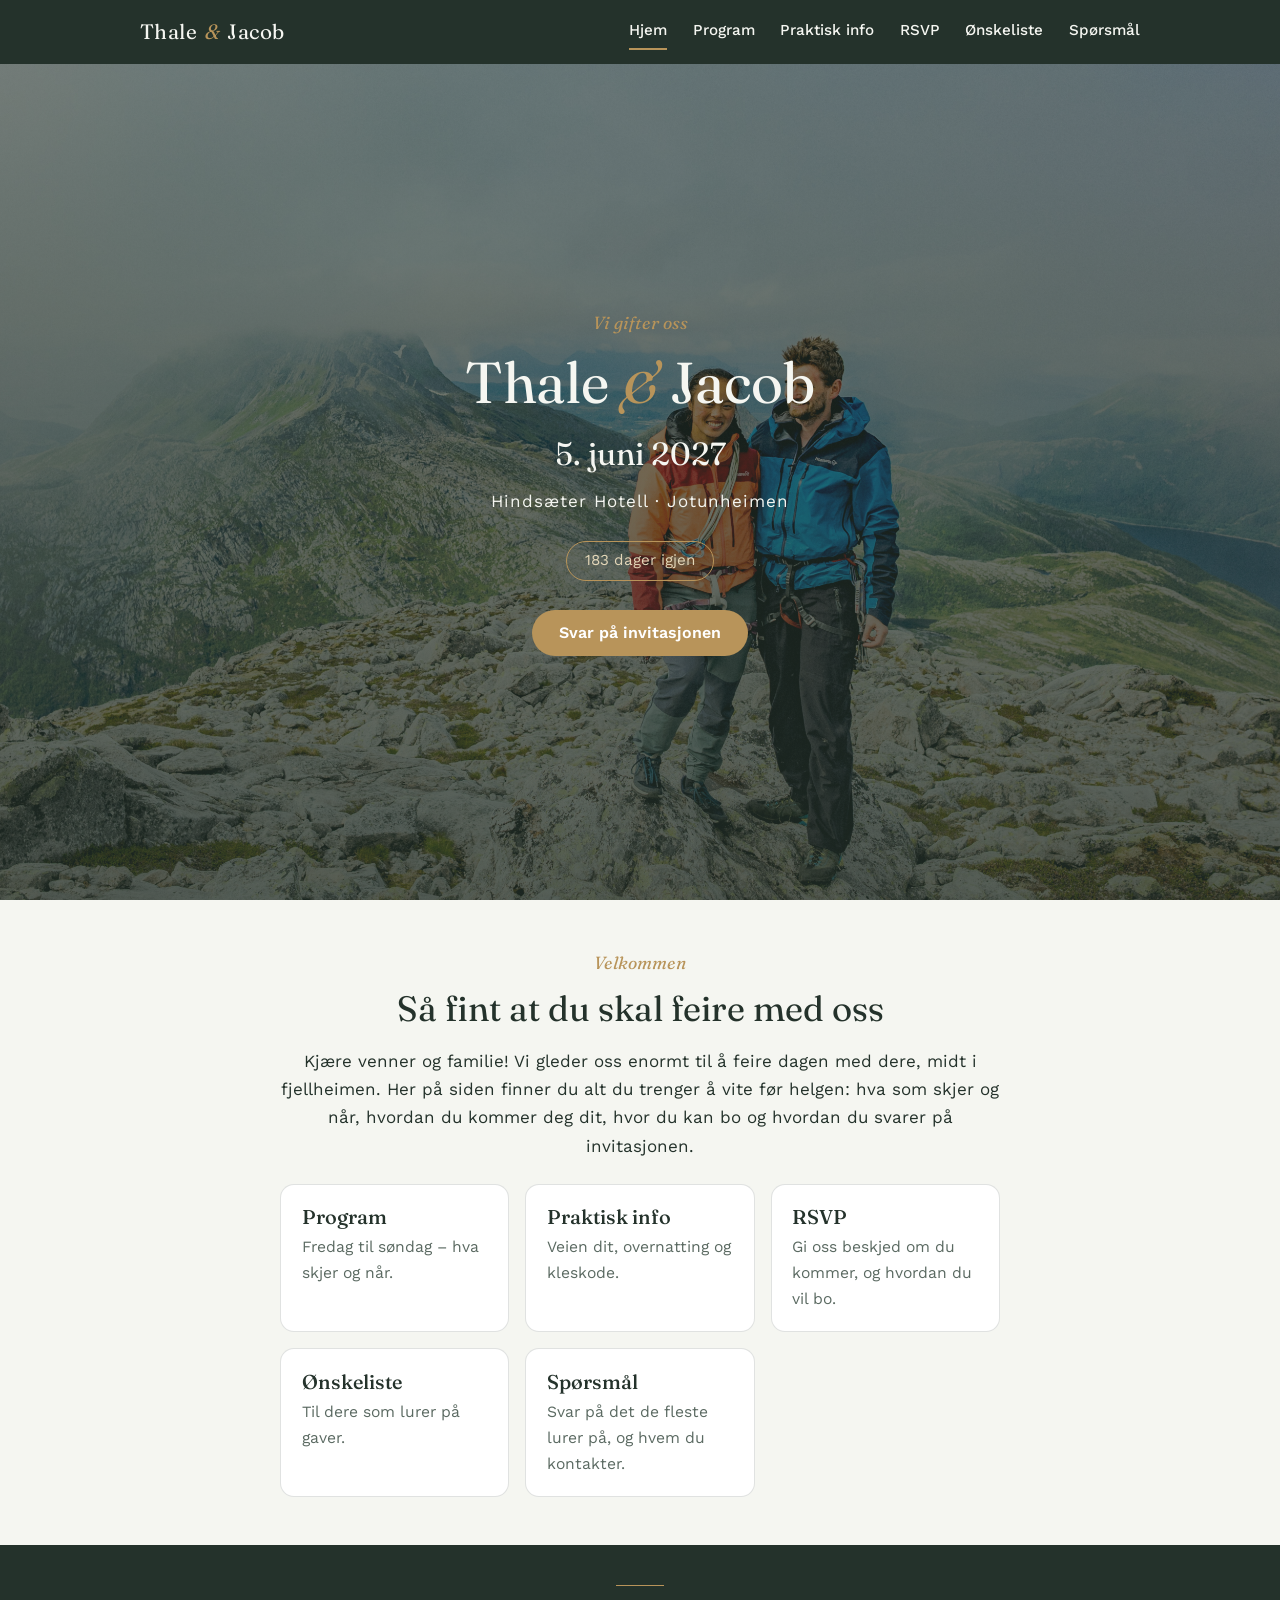
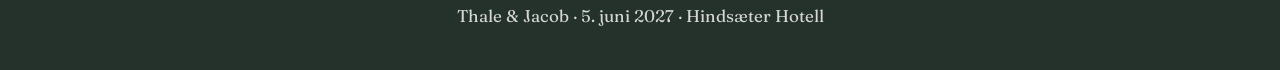
<file: index.html>
<!DOCTYPE html>
<html lang="nb">
<head>
  <meta charset="utf-8">
  <meta name="viewport" content="width=device-width, initial-scale=1, viewport-fit=cover">
  <meta name="robots" content="noindex, nofollow">
  <title>Thale &amp; Jacob – Bryllup</title>
  <meta name="description" content="Thale og Jacob gifter seg 5. juni 2027 på Hindsæter Hotell i Jotunheimen.">
  <meta name="theme-color" content="#24322B">
  <link rel="icon" href="favicon.ico" sizes="32x32">
  <link rel="icon" href="favicon.svg" type="image/svg+xml">
  <link rel="apple-touch-icon" href="apple-touch-icon.png">
  <link rel="preconnect" href="https://fonts.googleapis.com">
  <link rel="preconnect" href="https://fonts.gstatic.com" crossorigin>
  <link href="https://fonts.googleapis.com/css2?family=Fraunces:ital,opsz,wght@0,9..144,400;0,9..144,500;1,9..144,400&family=Work+Sans:wght@400;500;600&display=swap" rel="stylesheet">
  <link rel="stylesheet" href="assets/style.css">
</head>
<body>
  <header class="site-header">
    <div class="header-inner">
      <a class="brand" href="index.html">Thale <span class="amp">&amp;</span> Jacob</a>
      <button class="menu-btn" type="button" aria-expanded="false" aria-controls="site-nav">
        <span class="menu-icon" aria-hidden="true"></span><span class="menu-label">Meny</span>
      </button>
      <nav class="nav" id="site-nav" aria-label="Hovedmeny">
        <ul>
        <li><a href="index.html" aria-current="page">Hjem</a></li>
        <li><a href="program.html">Program</a></li>
        <li><a href="praktisk.html">Praktisk info</a></li>
        <li><a href="rsvp.html">RSVP</a></li>
        <li><a href="onskeliste.html">Ønskeliste</a></li>
        <li><a href="sporsmal.html">Spørsmål</a></li>
        </ul>
      </nav>
    </div>
  </header>

  <main>
    <section class="hero">
      <div class="hero-media">
        <img src="images/thale-og-jacob.jpg" alt="" onerror="this.remove()">
      </div>
      <div class="hero-content">
        <p class="kicker">Vi gifter oss</p>
        <h1>Thale <span class="amp">&amp;</span> Jacob</h1>
        <p class="date">5. juni 2027</p>
        <p class="place">Hindsæter Hotell · Jotunheimen</p>
        <div class="countdown" id="countdown"></div><br>
        <a class="btn" href="rsvp.html">Svar på invitasjonen</a>
      </div>
    </section>

    <section class="wrap center">
      <p class="kicker">Velkommen</p>
      <h2>Så fint at du skal feire med oss</h2>
      <p>Kjære venner og familie! Vi gleder oss enormt til å feire dagen med dere, midt i fjellheimen. Her på siden finner du alt du trenger å vite før helgen: hva som skjer og når, hvordan du kommer deg dit, hvor du kan bo og hvordan du svarer på invitasjonen.</p>

      <div class="cards" style="text-align:left">
        <a class="card" href="program.html"><h3>Program</h3><p>Fredag til søndag – hva skjer og når.</p></a>
        <a class="card" href="praktisk.html"><h3>Praktisk info</h3><p>Veien dit, overnatting og kleskode.</p></a>
        <a class="card" href="rsvp.html"><h3>RSVP</h3><p>Gi oss beskjed om du kommer, og hvordan du vil bo.</p></a>
        <a class="card" href="onskeliste.html"><h3>Ønskeliste</h3><p>Til dere som lurer på gaver.</p></a>
        <a class="card" href="sporsmal.html"><h3>Spørsmål</h3><p>Svar på det de fleste lurer på, og hvem du kontakter.</p></a>
      </div>
    </section>

  </main>

  <footer class="site-footer">
    <div class="divider"></div>
    <p>Thale &amp; Jacob · 5. juni 2027 · Hindsæter Hotell</p>
  </footer>

  <script src="assets/site.js"></script>
</body>
</html>
</file>
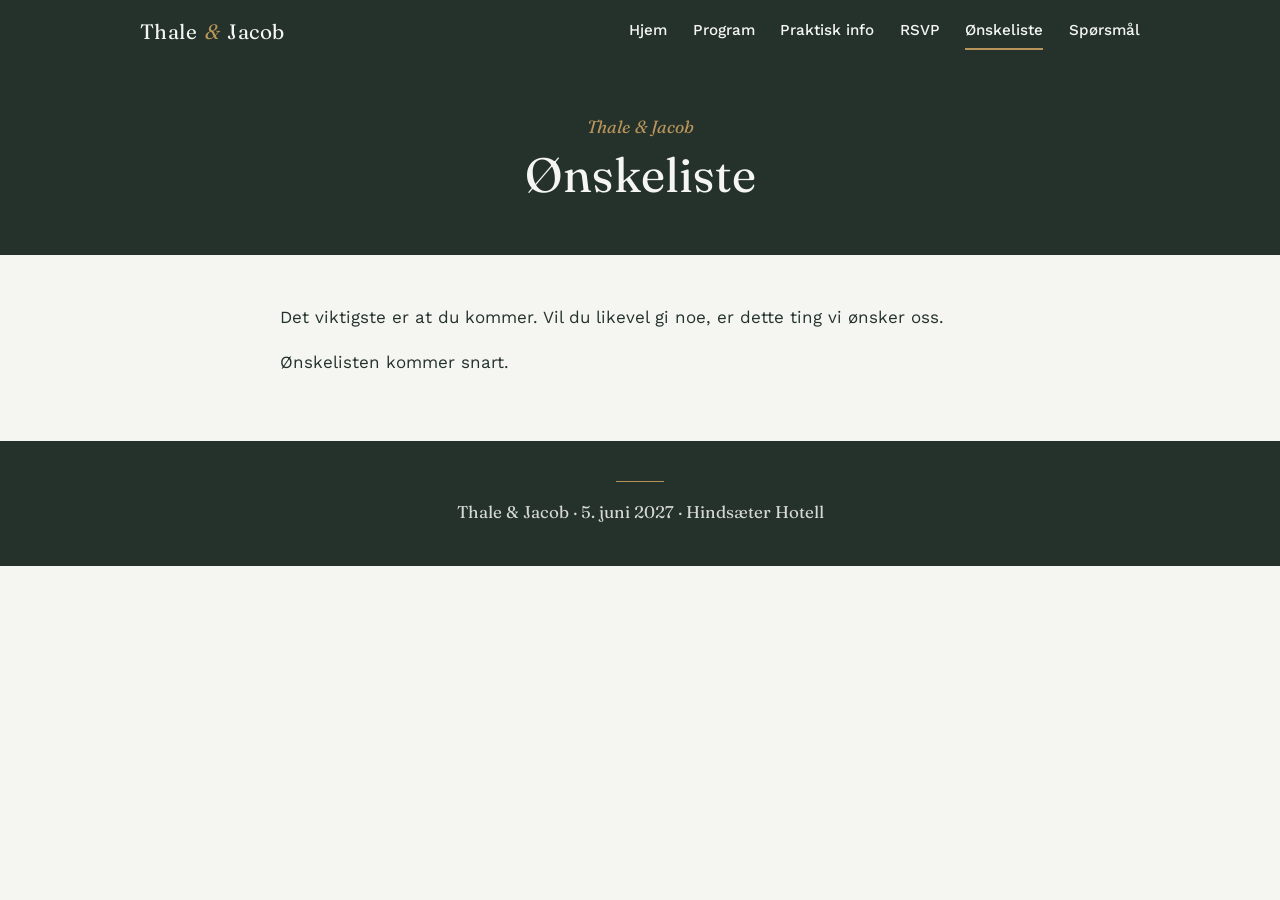
<file: onskeliste.html>
<!DOCTYPE html>
<html lang="nb">
<head>
  <meta charset="utf-8">
  <meta name="viewport" content="width=device-width, initial-scale=1, viewport-fit=cover">
  <meta name="robots" content="noindex, nofollow">
  <title>Ønskeliste – Thale &amp; Jacob</title>
  <meta name="description" content="Ønskeliste fra Thale og Jacob.">
  <meta name="theme-color" content="#24322B">
  <link rel="icon" href="favicon.ico" sizes="32x32">
  <link rel="icon" href="favicon.svg" type="image/svg+xml">
  <link rel="apple-touch-icon" href="apple-touch-icon.png">
  <link rel="preconnect" href="https://fonts.googleapis.com">
  <link rel="preconnect" href="https://fonts.gstatic.com" crossorigin>
  <link href="https://fonts.googleapis.com/css2?family=Fraunces:ital,opsz,wght@0,9..144,400;0,9..144,500;1,9..144,400&family=Work+Sans:wght@400;500;600&display=swap" rel="stylesheet">
  <link rel="stylesheet" href="assets/style.css">
</head>
<body>
  <header class="site-header">
    <div class="header-inner">
      <a class="brand" href="index.html">Thale <span class="amp">&amp;</span> Jacob</a>
      <button class="menu-btn" type="button" aria-expanded="false" aria-controls="site-nav">
        <span class="menu-icon" aria-hidden="true"></span><span class="menu-label">Meny</span>
      </button>
      <nav class="nav" id="site-nav" aria-label="Hovedmeny">
        <ul>
        <li><a href="index.html">Hjem</a></li>
        <li><a href="program.html">Program</a></li>
        <li><a href="praktisk.html">Praktisk info</a></li>
        <li><a href="rsvp.html">RSVP</a></li>
        <li><a href="onskeliste.html" aria-current="page">Ønskeliste</a></li>
        <li><a href="sporsmal.html">Spørsmål</a></li>
        </ul>
      </nav>
    </div>
  </header>

  <main>
    <section class="page-head">
      <p class="kicker">Thale &amp; Jacob</p>
      <h1>Ønskeliste</h1>
    </section>

    <div class="wrap">
      <p>Det viktigste er at du kommer. Vil du likevel gi noe, er dette ting vi ønsker oss.</p>
      <p>Ønskelisten kommer snart.</p>
    </div>

  </main>

  <footer class="site-footer">
    <div class="divider"></div>
    <p>Thale &amp; Jacob · 5. juni 2027 · Hindsæter Hotell</p>
  </footer>

  <script src="assets/site.js"></script>
</body>
</html>
</file>
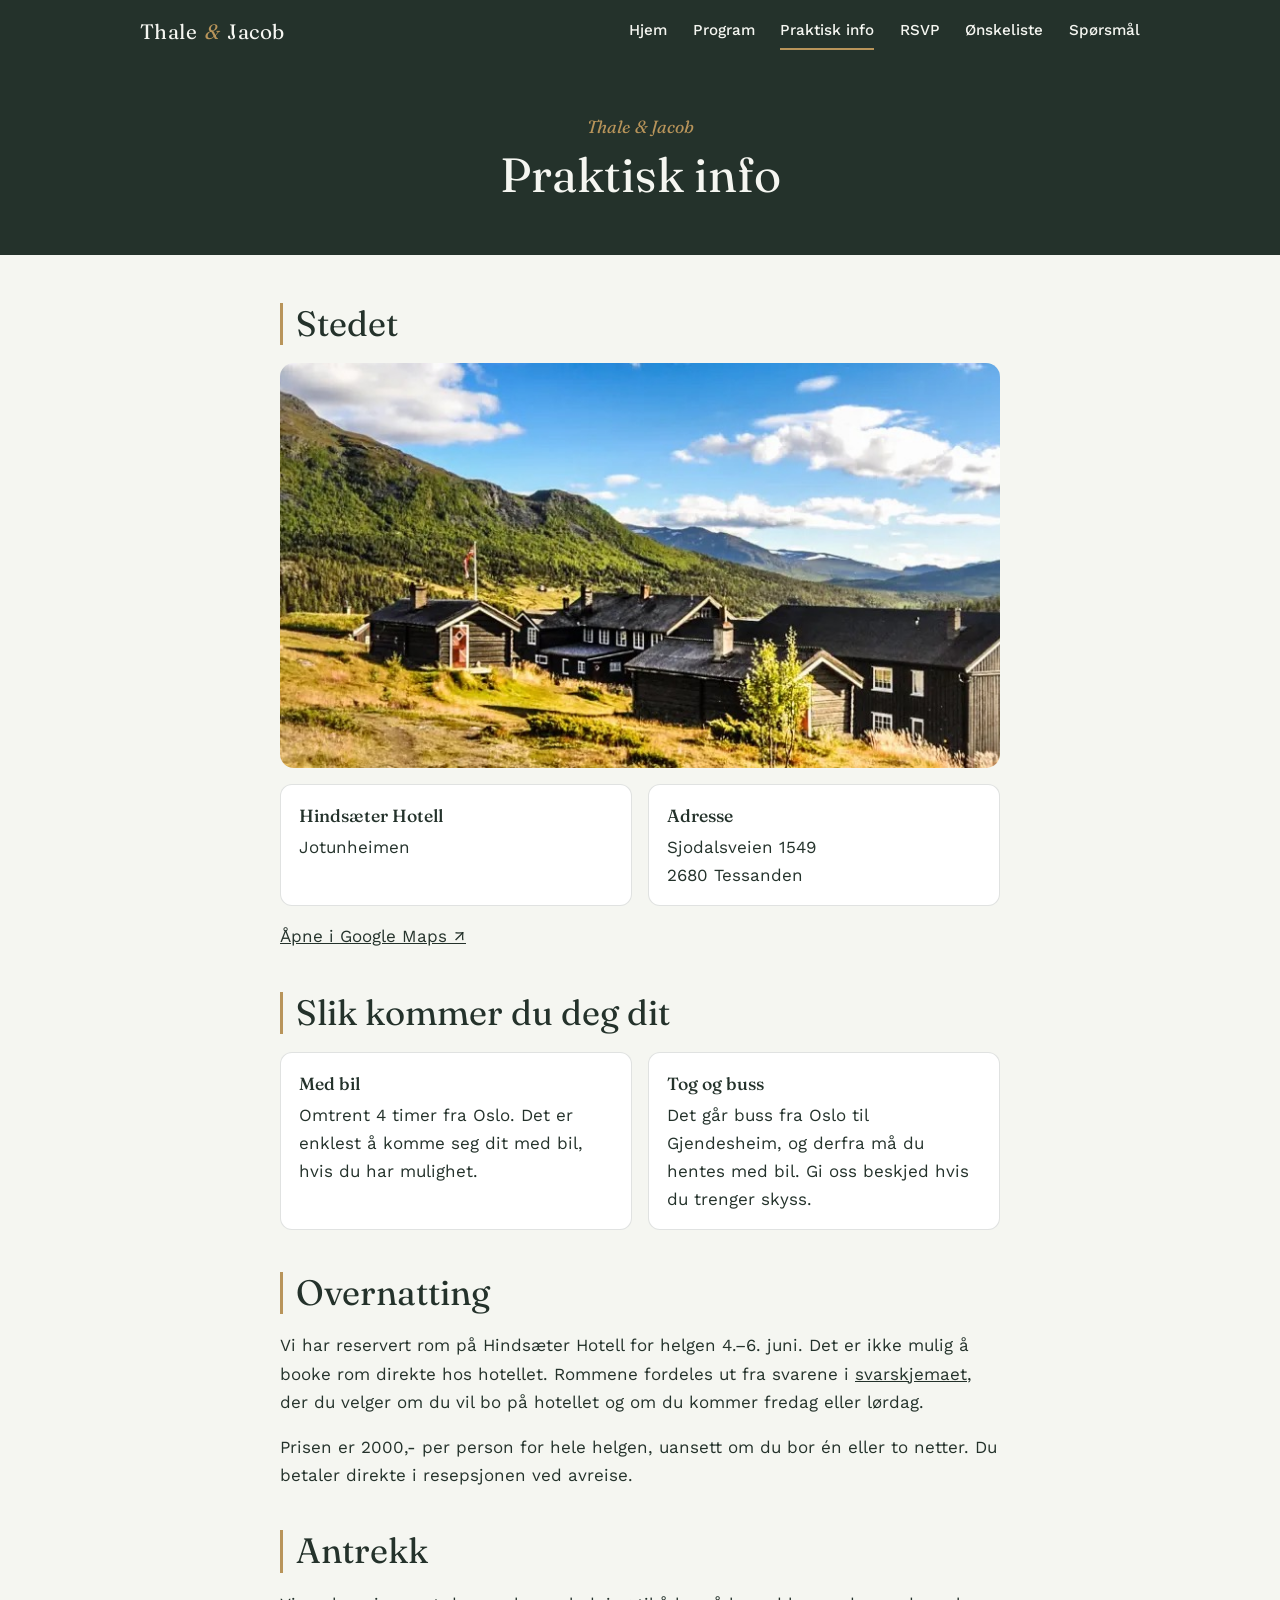
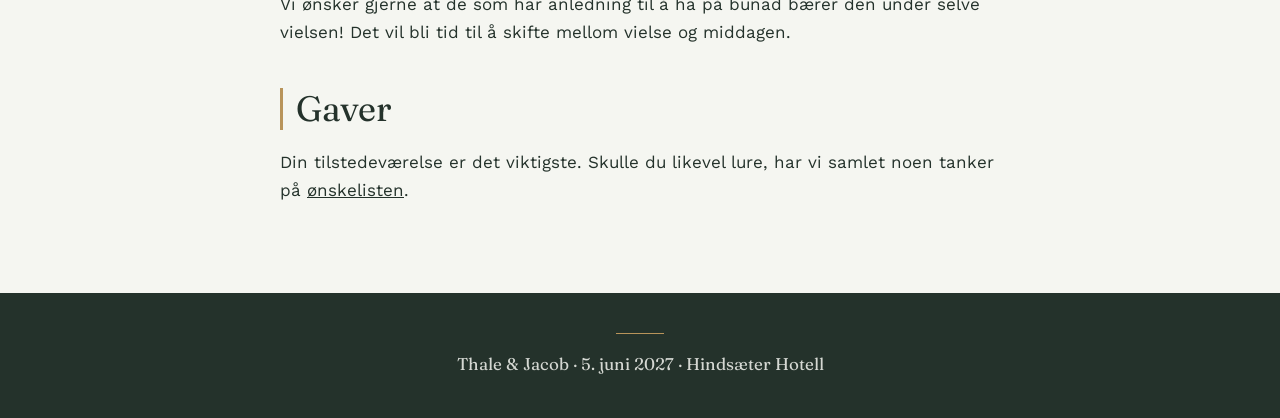
<file: praktisk.html>
<!DOCTYPE html>
<html lang="nb">
<head>
  <meta charset="utf-8">
  <meta name="viewport" content="width=device-width, initial-scale=1, viewport-fit=cover">
  <meta name="robots" content="noindex, nofollow">
  <title>Praktisk info – Thale &amp; Jacob</title>
  <meta name="description" content="Veibeskrivelse, overnatting og praktisk informasjon for bryllupsgjester.">
  <meta name="theme-color" content="#24322B">
  <link rel="icon" href="favicon.ico" sizes="32x32">
  <link rel="icon" href="favicon.svg" type="image/svg+xml">
  <link rel="apple-touch-icon" href="apple-touch-icon.png">
  <link rel="preconnect" href="https://fonts.googleapis.com">
  <link rel="preconnect" href="https://fonts.gstatic.com" crossorigin>
  <link href="https://fonts.googleapis.com/css2?family=Fraunces:ital,opsz,wght@0,9..144,400;0,9..144,500;1,9..144,400&family=Work+Sans:wght@400;500;600&display=swap" rel="stylesheet">
  <link rel="stylesheet" href="assets/style.css">
</head>
<body>
  <header class="site-header">
    <div class="header-inner">
      <a class="brand" href="index.html">Thale <span class="amp">&amp;</span> Jacob</a>
      <button class="menu-btn" type="button" aria-expanded="false" aria-controls="site-nav">
        <span class="menu-icon" aria-hidden="true"></span><span class="menu-label">Meny</span>
      </button>
      <nav class="nav" id="site-nav" aria-label="Hovedmeny">
        <ul>
        <li><a href="index.html">Hjem</a></li>
        <li><a href="program.html">Program</a></li>
        <li><a href="praktisk.html" aria-current="page">Praktisk info</a></li>
        <li><a href="rsvp.html">RSVP</a></li>
        <li><a href="onskeliste.html">Ønskeliste</a></li>
        <li><a href="sporsmal.html">Spørsmål</a></li>
        </ul>
      </nav>
    </div>
  </header>

  <main>
    <section class="page-head">
      <p class="kicker">Thale &amp; Jacob</p>
      <h1>Praktisk info</h1>
    </section>

    <div class="wrap">
      <section class="info-block">
        <h2>Stedet</h2>
        <img class="venue-photo" src="images/hindsaeter.jpg" alt="Hindsæter Hotell i Jotunheimen" loading="lazy" onerror="this.remove()">
        <div class="facts">
          <div class="fact"><b>Hindsæter Hotell</b>Jotunheimen</div>
          <div class="fact"><b>Adresse</b>Sjodalsveien 1549<br>2680 Tessanden</div>
        </div>
        <p><a href="https://maps.app.goo.gl/zfVXrBous81dEDQ3A" target="_blank" rel="noopener">Åpne i Google Maps ↗</a></p>
      </section>

      <section class="info-block">
        <h2>Slik kommer du deg dit</h2>
        <div class="facts">
          <div class="fact"><b>Med bil</b>Omtrent 4 timer fra Oslo. Det er enklest å komme seg dit med bil, hvis du har mulighet.</div>
          <div class="fact"><b>Tog og buss</b>Det går buss fra Oslo til Gjendesheim, og derfra må du hentes med bil. Gi oss beskjed hvis du trenger skyss.</div>
        </div>
      </section>

      <section class="info-block">
        <h2>Overnatting</h2>
        <p>Vi har reservert rom på Hindsæter Hotell for helgen 4.–6. juni. Det er ikke mulig å booke rom direkte hos hotellet. Rommene fordeles ut fra svarene i <a href="rsvp.html">svarskjemaet</a>, der du velger om du vil bo på hotellet og om du kommer fredag eller lørdag.</p>
<p>Prisen er 2000,- per person for hele helgen, uansett om du bor én eller to netter. Du betaler direkte i resepsjonen ved avreise.</p>
      </section>

      <section class="info-block">
        <h2>Antrekk</h2>
        <p> Vi ønsker gjerne at de som har anledning til å ha på bunad bærer den under selve vielsen! Det vil bli tid til å skifte mellom vielse og middagen.</p>
      </section>

      <section class="info-block">
        <h2>Gaver</h2>
        <p>Din tilstedeværelse er det viktigste. Skulle du likevel lure, har vi samlet noen tanker på <a href="onskeliste.html">ønskelisten</a>.</p>
      </section>
    </div>

  </main>

  <footer class="site-footer">
    <div class="divider"></div>
    <p>Thale &amp; Jacob · 5. juni 2027 · Hindsæter Hotell</p>
  </footer>

  <script src="assets/site.js"></script>
</body>
</html>
</file>
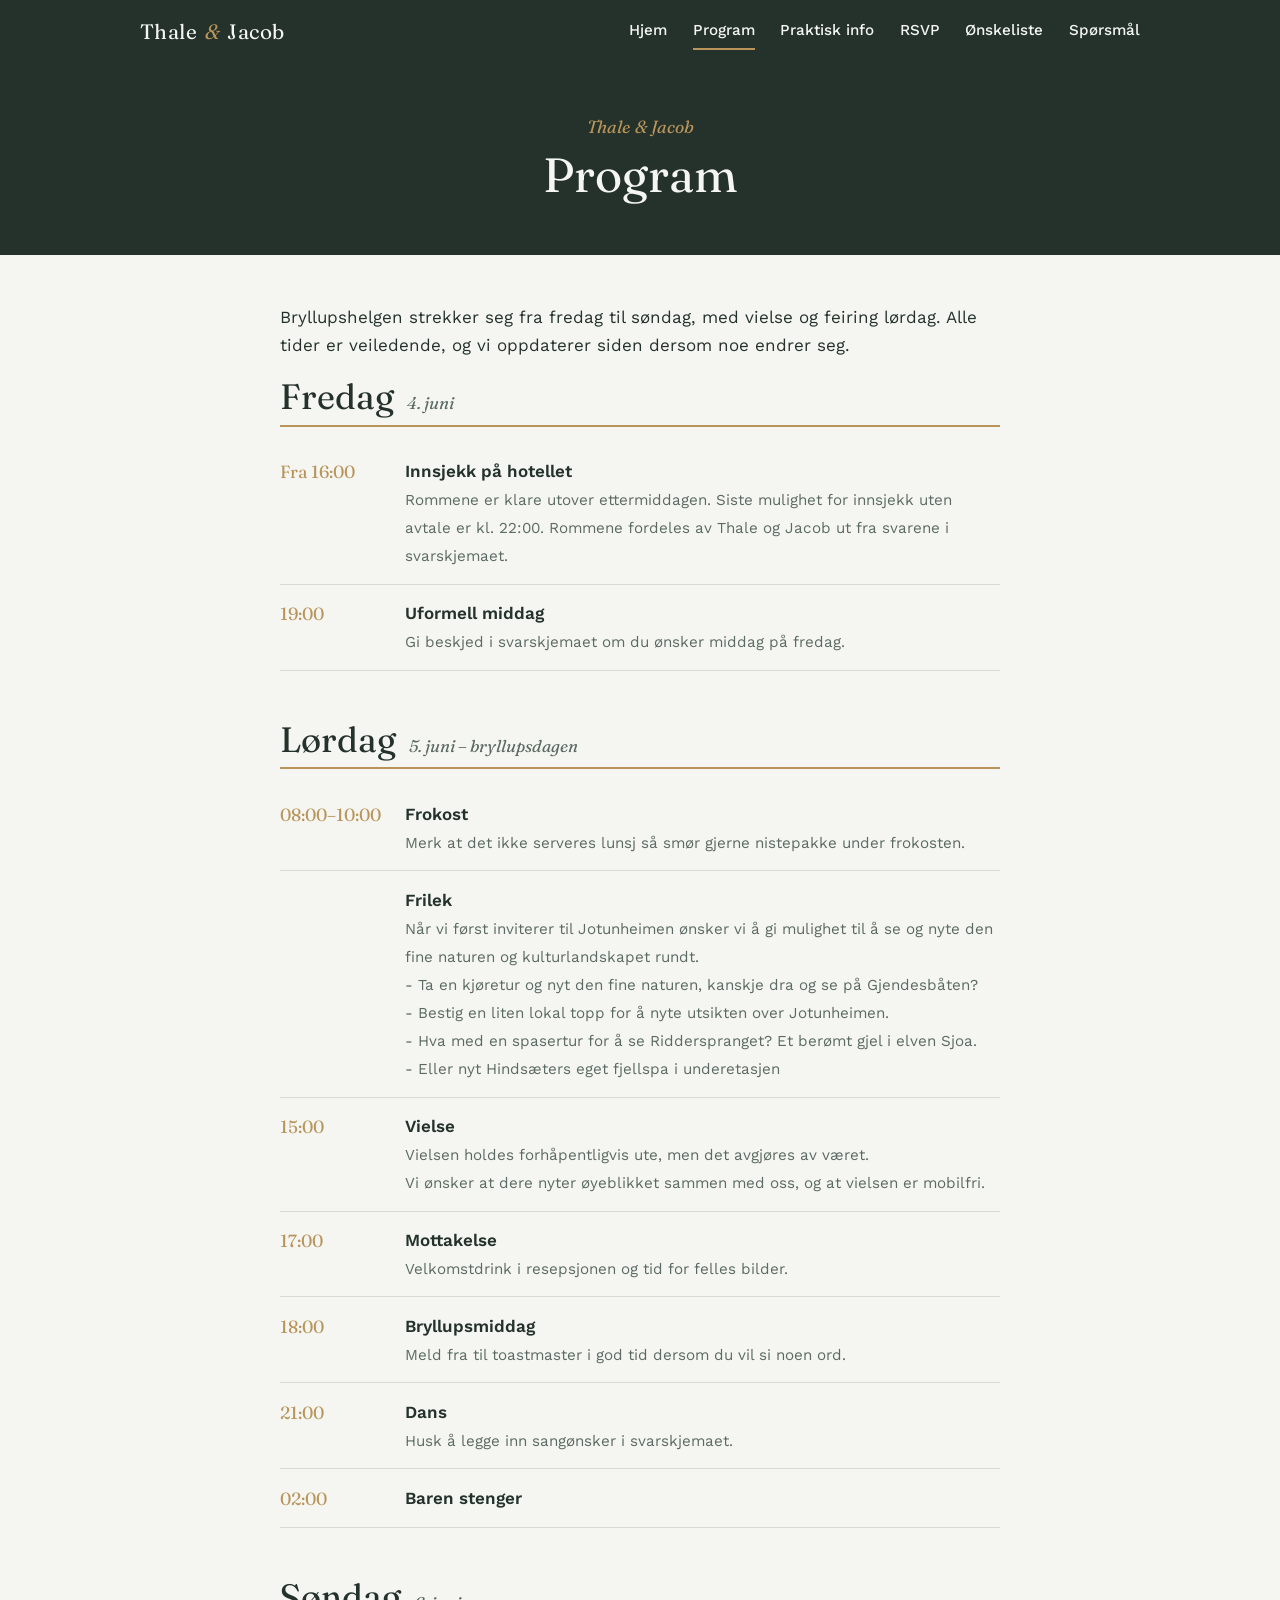
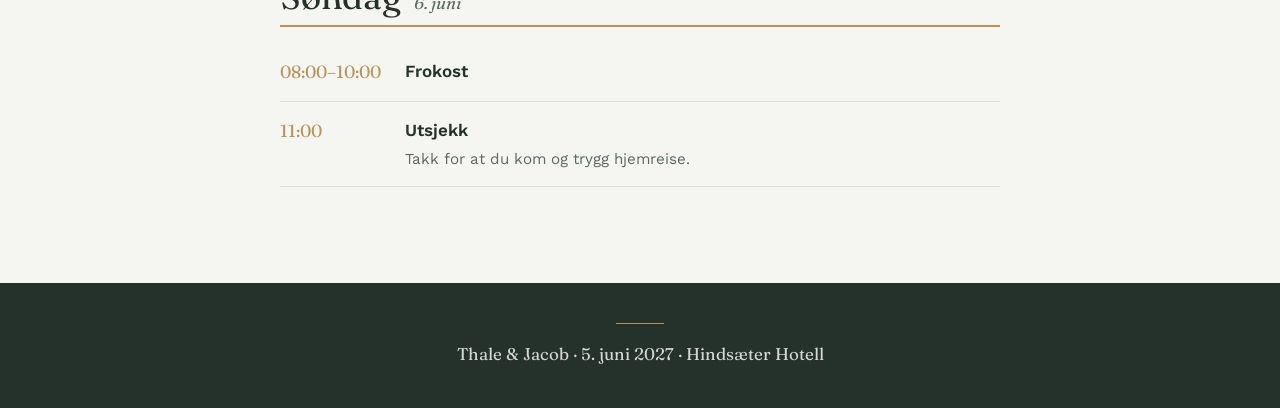
<file: program.html>
<!DOCTYPE html>
<html lang="nb">
<head>
  <meta charset="utf-8">
  <meta name="viewport" content="width=device-width, initial-scale=1, viewport-fit=cover">
  <meta name="robots" content="noindex, nofollow">
  <title>Program – Thale &amp; Jacob</title>
  <meta name="description" content="Program for bryllupshelgen 4.–6. juni 2027.">
  <meta name="theme-color" content="#24322B">
  <link rel="icon" href="favicon.ico" sizes="32x32">
  <link rel="icon" href="favicon.svg" type="image/svg+xml">
  <link rel="apple-touch-icon" href="apple-touch-icon.png">
  <link rel="preconnect" href="https://fonts.googleapis.com">
  <link rel="preconnect" href="https://fonts.gstatic.com" crossorigin>
  <link href="https://fonts.googleapis.com/css2?family=Fraunces:ital,opsz,wght@0,9..144,400;0,9..144,500;1,9..144,400&family=Work+Sans:wght@400;500;600&display=swap" rel="stylesheet">
  <link rel="stylesheet" href="assets/style.css">
</head>
<body>
  <header class="site-header">
    <div class="header-inner">
      <a class="brand" href="index.html">Thale <span class="amp">&amp;</span> Jacob</a>
      <button class="menu-btn" type="button" aria-expanded="false" aria-controls="site-nav">
        <span class="menu-icon" aria-hidden="true"></span><span class="menu-label">Meny</span>
      </button>
      <nav class="nav" id="site-nav" aria-label="Hovedmeny">
        <ul>
        <li><a href="index.html">Hjem</a></li>
        <li><a href="program.html" aria-current="page">Program</a></li>
        <li><a href="praktisk.html">Praktisk info</a></li>
        <li><a href="rsvp.html">RSVP</a></li>
        <li><a href="onskeliste.html">Ønskeliste</a></li>
        <li><a href="sporsmal.html">Spørsmål</a></li>
        </ul>
      </nav>
    </div>
  </header>

  <main>
    <section class="page-head">
      <p class="kicker">Thale &amp; Jacob</p>
      <h1>Program</h1>
    </section>

    <div class="wrap">
      <p>Bryllupshelgen strekker seg fra fredag til søndag, med vielse og feiring lørdag. Alle tider er veiledende, og vi oppdaterer siden dersom noe endrer seg.</p>

      <section class="day">
        <div class="day-title"><h2>Fredag</h2><span>4. juni</span></div>
        <ul class="timeline">
          <li><span class="time">Fra 16:00</span><div><strong>Innsjekk på hotellet</strong><small>Rommene er klare utover ettermiddagen. Siste mulighet for innsjekk uten avtale er kl. 22:00. Rommene fordeles av Thale og Jacob ut fra svarene i svarskjemaet.</small></div></li>
          <li><span class="time">19:00</span><div><strong>Uformell middag</strong><small>Gi beskjed i svarskjemaet om du ønsker middag på fredag.</small></div></li>
        </ul>
      </section>

      <section class="day">
        <div class="day-title"><h2>Lørdag</h2><span>5. juni – bryllupsdagen</span></div>
        <ul class="timeline">
          <li><span class="time">08:00–10:00</span><div><strong>Frokost</strong><small>Merk at det ikke serveres lunsj så smør gjerne nistepakke under frokosten.</small></div></li>
          <li><span class="time"></span><div><strong>Frilek</strong><small>Når vi først inviterer til Jotunheimen ønsker vi å gi mulighet til å se og nyte den fine naturen og kulturlandskapet rundt. <br> - Ta en kjøretur og nyt den fine naturen, kanskje dra og se på Gjendesbåten? <br> - Bestig en liten lokal topp for å nyte utsikten over Jotunheimen. <br> - Hva med en spasertur for å se Ridderspranget? Et berømt gjel i elven Sjoa. <br> - Eller nyt Hindsæters eget fjellspa i underetasjen </small></div></li>
		  <li><span class="time">15:00</span><div><strong>Vielse</strong><small> Vielsen holdes forhåpentligvis ute, men det avgjøres av været. <br> Vi ønsker at dere nyter øyeblikket sammen med oss, og at vielsen er mobilfri.</small></div></li>
          <li><span class="time">17:00</span><div><strong>Mottakelse</strong><small>Velkomstdrink i resepsjonen og tid for felles bilder.</small></div></li>
          <li><span class="time">18:00</span><div><strong>Bryllupsmiddag</strong><small>Meld fra til toastmaster i god tid dersom du vil si noen ord.</small></div></li>
          <li><span class="time">21:00</span><div><strong>Dans</strong><small>Husk å legge inn sangønsker i svarskjemaet.</small></div></li>
          <li><span class="time">02:00</span><div><strong>Baren stenger</strong></div></li>
        </ul>
      </section>

      <section class="day">
        <div class="day-title"><h2>Søndag</h2><span>6. juni</span></div>
        <ul class="timeline">
          <li><span class="time">08:00–10:00</span><div><strong>Frokost</strong></div></li>
          <li><span class="time">11:00</span><div><strong>Utsjekk</strong><small>Takk for at du kom og trygg hjemreise.</small></div></li>
        </ul>
      </section>
    </div>

  </main>

  <footer class="site-footer">
    <div class="divider"></div>
    <p>Thale &amp; Jacob · 5. juni 2027 · Hindsæter Hotell</p>
  </footer>

  <script src="assets/site.js"></script>
</body>
</html>
</file>
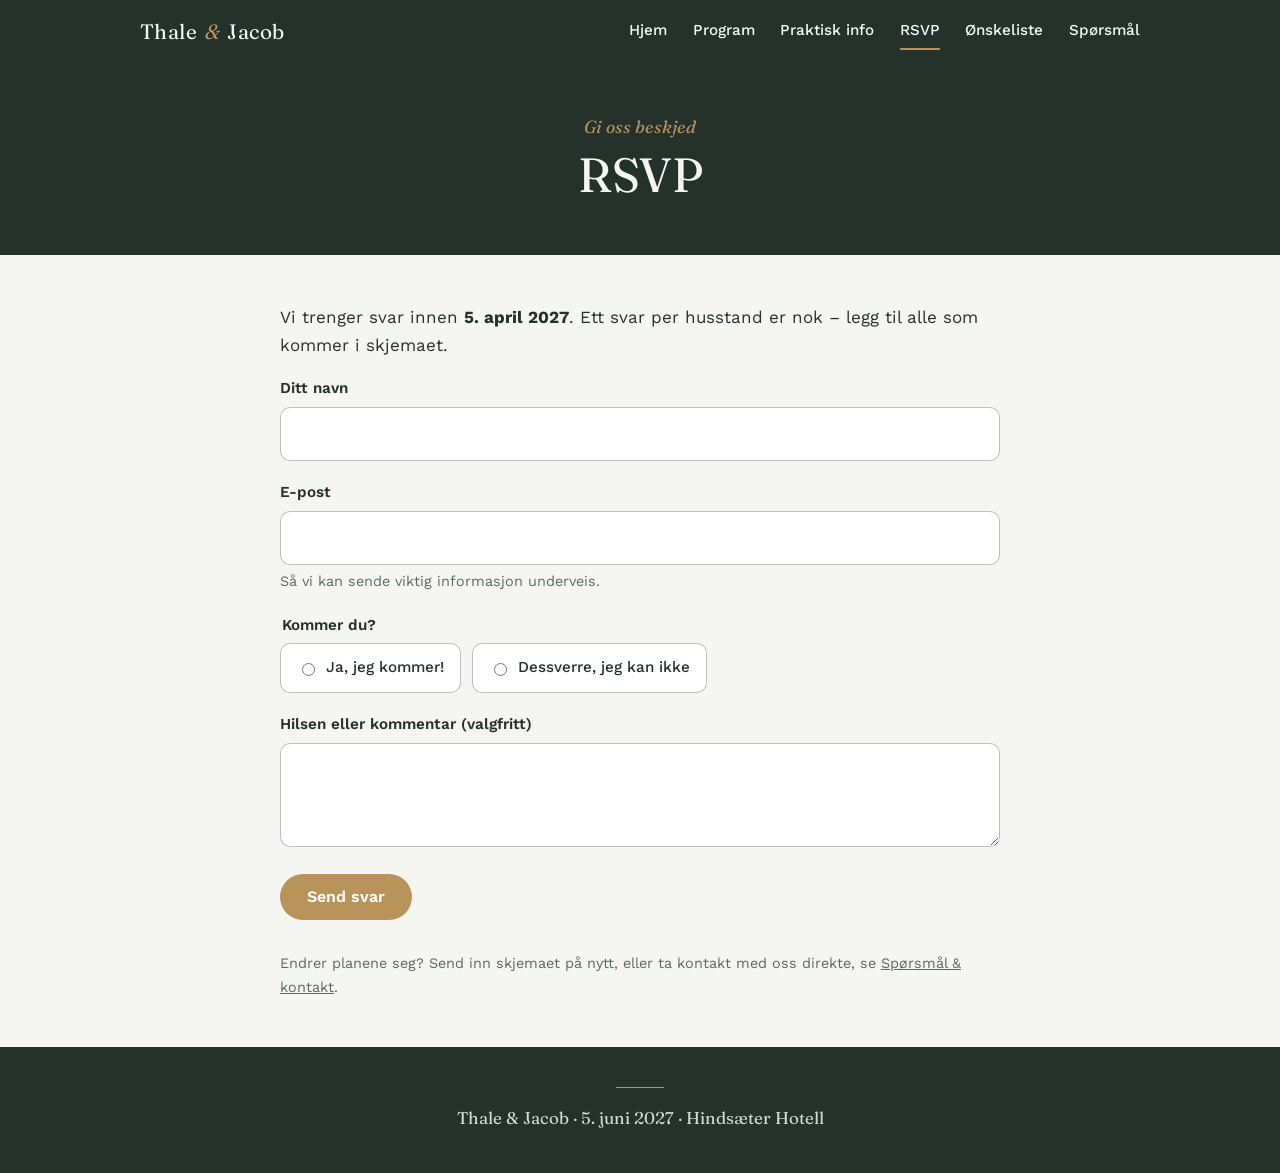
<file: rsvp.html>
<!DOCTYPE html>
<html lang="nb">
<head>
  <meta charset="utf-8">
  <meta name="viewport" content="width=device-width, initial-scale=1, viewport-fit=cover">
  <meta name="robots" content="noindex, nofollow">
  <title>RSVP – Thale & Jacob</title>
  <meta name="description" content="Svar på invitasjonen til bryllupet til Thale og Jacob.">
  <meta name="theme-color" content="#24322B">
  <link rel="icon" href="favicon.ico" sizes="32x32">
  <link rel="icon" href="favicon.svg" type="image/svg+xml">
  <link rel="apple-touch-icon" href="apple-touch-icon.png">
  <link rel="preconnect" href="https://fonts.googleapis.com">
  <link rel="preconnect" href="https://fonts.gstatic.com" crossorigin>
  <link href="https://fonts.googleapis.com/css2?family=Fraunces:ital,opsz,wght@0,9..144,400;0,9..144,500;1,9..144,400&family=Work+Sans:wght@400;500;600&display=swap" rel="stylesheet">
  <link rel="stylesheet" href="assets/style.css">
</head>
<body>
  <header class="site-header">
    <div class="header-inner">
      <a class="brand" href="index.html">Thale <span class="amp">&amp;</span> Jacob</a>
      <button class="menu-btn" type="button" aria-expanded="false" aria-controls="site-nav">
        <span class="menu-icon" aria-hidden="true"></span><span class="menu-label">Meny</span>
      </button>
      <nav class="nav" id="site-nav" aria-label="Hovedmeny">
        <ul>
        <li><a href="index.html">Hjem</a></li>
        <li><a href="program.html">Program</a></li>
        <li><a href="praktisk.html">Praktisk info</a></li>
        <li><a href="rsvp.html" aria-current="page">RSVP</a></li>
        <li><a href="onskeliste.html">Ønskeliste</a></li>
        <li><a href="sporsmal.html">Spørsmål</a></li>
        </ul>
      </nav>
    </div>
  </header>

  <main>
    <section class="page-head">
      <p class="kicker">Gi oss beskjed</p>
      <h1>RSVP</h1>
    </section>

    <div class="wrap">
      <p>Vi trenger svar innen <strong id="rsvp-deadline">5. april 2027</strong>. Ett svar per husstand er nok – legg til alle som kommer i skjemaet.</p>

      <form id="rsvp-form" novalidate>
        <div class="hp" aria-hidden="true"><label>Ikke fyll ut dette feltet <input type="text" name="website" tabindex="-1" autocomplete="off"></label></div>

        <div>
          <label for="navn">Ditt navn</label>
          <input id="navn" name="navn" type="text" required autocomplete="name">
        </div>

        <div>
          <label for="epost">E-post</label>
          <input id="epost" name="epost" type="email" required autocomplete="email">
          <p class="hint">Så vi kan sende viktig informasjon underveis.</p>
        </div>

        <fieldset>
          <legend>Kommer du?</legend>
          <div class="choice">
            <label><input type="radio" name="kommer" value="ja"> Ja, jeg kommer!</label>
            <label><input type="radio" name="kommer" value="nei"> Dessverre, jeg kan ikke</label>
          </div>
        </fieldset>

        <div id="attending-fields" class="group" hidden>
          <div>
            <label for="antall">Antall personer (inkludert deg)</label>
            <input id="antall" name="antall" type="number" min="1" max="10" value="1">
          </div>
          <div>
            <label for="andre">Navn på øvrige gjester</label>
            <input id="andre" name="andre_gjester" type="text">
          </div>

          <fieldset>
            <legend>Når kommer du?</legend>
            <div class="choice">
              <label><input type="radio" name="ankomst" value="Fredag (hele helgen)"> Fredag – jeg blir hele helgen</label>
              <label><input type="radio" name="ankomst" value="Lørdag (lørdag til søndag)"> Lørdag – jeg kommer til bryllupsdagen</label>
            </div>
            <p class="hint">Fredag er en uformell middag for dem som kommer tidlig. Se <a href="program.html">programmet</a>.</p>
          </fieldset>

          <fieldset id="fredag-middag" hidden>
            <legend>Middag fredag</legend>
            <div class="choice">
              <label><input type="radio" name="fredagsmiddag" value="Ja"> Ja, jeg blir med på middag fredag</label>
              <label><input type="radio" name="fredagsmiddag" value="Nei"> Nei takk</label>
            </div>
            <p class="hint">Uformell middag fredag kl. 19:00.</p>
          </fieldset>

          <fieldset>
            <legend>Overnatting</legend>
            <div class="choice">
              <label><input type="radio" name="overnatting" value="Hotellet"> Jeg vil bo på bryllupshotellet</label>
              <label><input type="radio" name="overnatting" value="Egen overnatting"> Jeg ordner overnatting selv</label>
            </div>
            <p class="hint">Hotellet koster kr 2000 per person for hele helgen, uavhengig av om du bor én eller to netter. Du kan ikke booke rom selv: vi fordeler rommene ut fra svarene her, og du betaler i resepsjonen når du reiser. Du får beskjed om rom etter svarfristen 5. april.</p>
          </fieldset>

          <div>
            <label for="allergier">Allergier og matpreferanser</label>
            <textarea id="allergier" name="allergier"></textarea>
          </div>
          <div>
            <label for="sang">Sangønske til dansegulvet (valgfritt)</label>
            <input id="sang" name="sangonske" type="text">
          </div>
        </div>

        <div>
          <label for="kommentar">Hilsen eller kommentar (valgfritt)</label>
          <textarea id="kommentar" name="kommentar"></textarea>
        </div>

        <div class="form-msg" id="form-msg" role="status" aria-live="polite"></div>
        <div><button class="btn" type="submit">Send svar</button></div>
      </form>

      <p class="hint" style="margin-top:2rem">Endrer planene seg? Send inn skjemaet på nytt, eller ta kontakt med oss direkte, se <a href="sporsmal.html">Spørsmål &amp; kontakt</a>.</p>
    </div>

  </main>

  <footer class="site-footer">
    <div class="divider"></div>
    <p>Thale &amp; Jacob · 5. juni 2027 · Hindsæter Hotell</p>
  </footer>

  <script src="assets/site.js"></script>
</body>
</html>
</file>
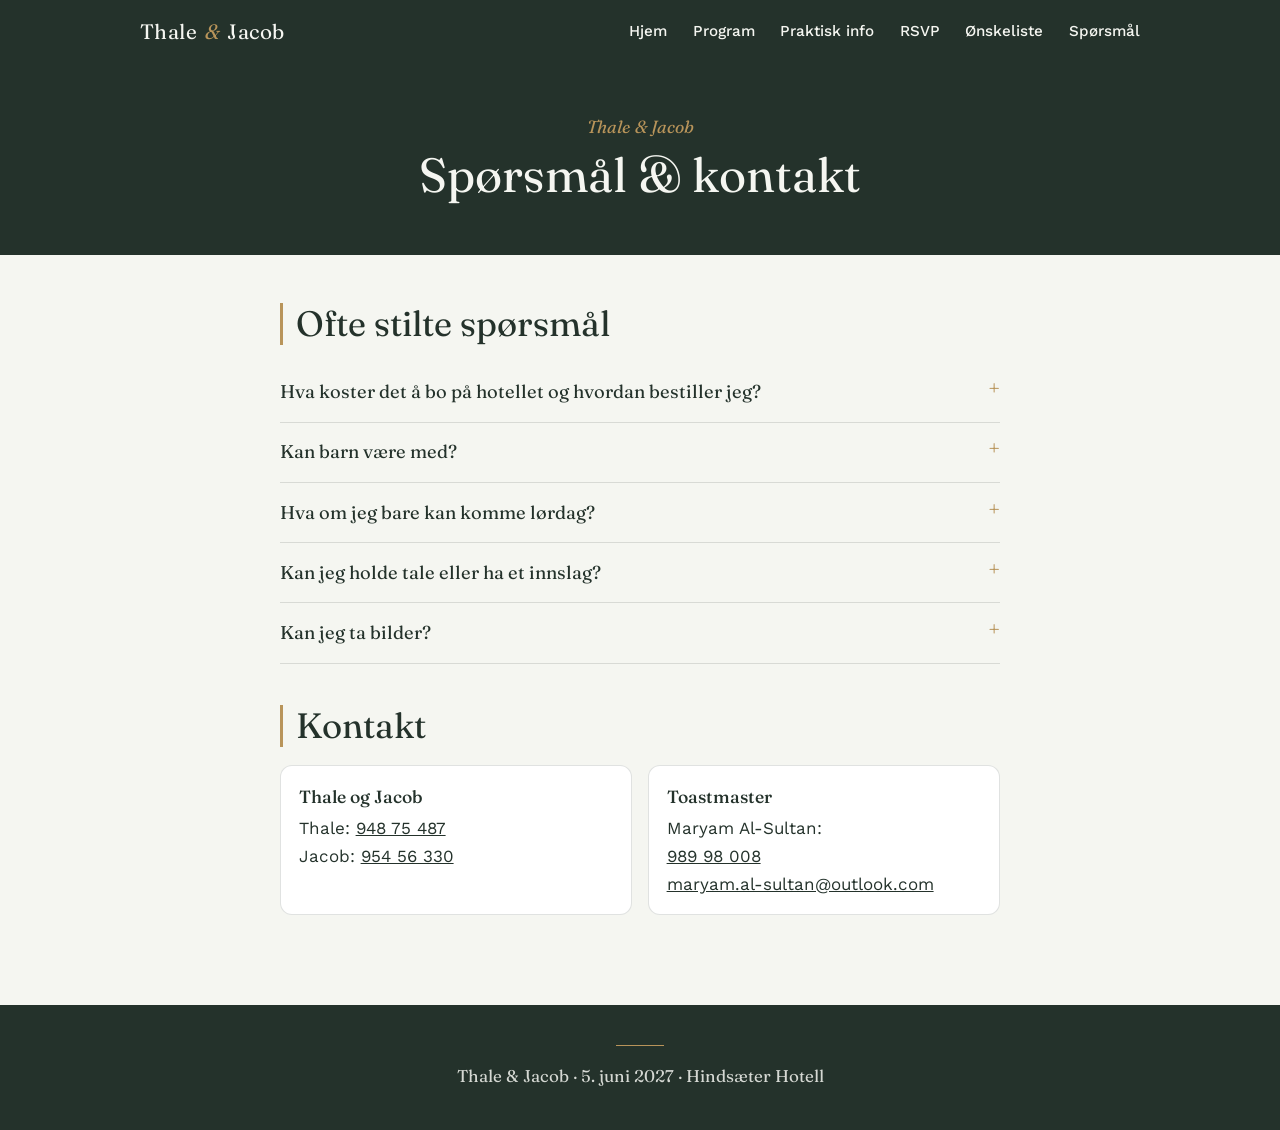
<file: sporsmal.html>
<!DOCTYPE html>
<html lang="nb">
<head>
  <meta charset="utf-8">
  <meta name="viewport" content="width=device-width, initial-scale=1, viewport-fit=cover">
  <meta name="robots" content="noindex, nofollow">
  <title>Spørsmål og kontakt – Thale &amp; Jacob</title>
  <meta name="description" content="Ofte stilte spørsmål og kontaktinformasjon.">
  <meta name="theme-color" content="#24322B">
  <link rel="icon" href="favicon.ico" sizes="32x32">
  <link rel="icon" href="favicon.svg" type="image/svg+xml">
  <link rel="apple-touch-icon" href="apple-touch-icon.png">
  <link rel="preconnect" href="https://fonts.googleapis.com">
  <link rel="preconnect" href="https://fonts.gstatic.com" crossorigin>
  <link href="https://fonts.googleapis.com/css2?family=Fraunces:ital,opsz,wght@0,9..144,400;0,9..144,500;1,9..144,400&family=Work+Sans:wght@400;500;600&display=swap" rel="stylesheet">
  <link rel="stylesheet" href="assets/style.css">
</head>
<body>
  <header class="site-header">
    <div class="header-inner">
      <a class="brand" href="index.html">Thale <span class="amp">&amp;</span> Jacob</a>
      <button class="menu-btn" type="button" aria-expanded="false" aria-controls="site-nav">
        <span class="menu-icon" aria-hidden="true"></span><span class="menu-label">Meny</span>
      </button>
      <nav class="nav" id="site-nav" aria-label="Hovedmeny">
        <ul>
        <li><a href="index.html">Hjem</a></li>
        <li><a href="program.html">Program</a></li>
        <li><a href="praktisk.html">Praktisk info</a></li>
        <li><a href="rsvp.html">RSVP</a></li>
        <li><a href="onskeliste.html">Ønskeliste</a></li>
        <li><a href="sporsmal.html" aria-current="page">Spørsmål</a></li>
        </ul>
      </nav>
    </div>
  </header>

  <main>
    <section class="page-head">
      <p class="kicker">Thale &amp; Jacob</p>
      <h1>Spørsmål &amp; kontakt</h1>
    </section>

    <div class="wrap">
      <section class="info-block">
        <h2>Ofte stilte spørsmål</h2>
        <details><summary>Hva koster det å bo på hotellet og hvordan bestiller jeg?</summary><p>Det koster kr 2000 per person for hele helgen, uansett om du bor én eller to netter. Du bestiller ikke selv: velg «Jeg vil bo på bryllupshotellet» i svarskjemaet, så fordeler vi rommene ut fra svarene. Du betaler hotellet direkte i resepsjonen når du reiser.</p></details>
        <details><summary>Kan barn være med?</summary><p>Vi har valgt å holde bryllupet for voksne. Vi håper du har forståelse for det.</p></details>
        <details><summary>Hva om jeg bare kan komme lørdag?</summary><p>Det går fint. Vi har full forståelse for at det kan være vanskelig å sette av hele helgen. Velg «Lørdag» i svarskjemaet.</p></details>
        <details><summary>Kan jeg holde tale eller ha et innslag?</summary><p>Gjerne! Ta kontakt med toastmasteren, se kontaktinformasjonen under.</p></details>
        <details><summary>Kan jeg ta bilder?</summary><p>Vi ønsker å holde selve vielsen mobilfri, men ta gjerne bilder resten av helgen.</p></details>
      </section>

      <section class="info-block">
        <h2>Kontakt</h2>
        <div class="facts">
          <div class="fact"><b>Thale og Jacob</b> Thale: <a href="tel:+4794875487">948 75 487 </a> <br> Jacob: <a href="tel:+4795456330">954 56 330</a></div>
          <div class="fact"><b>Toastmaster</b>Maryam Al-Sultan:<br><a href="tel:+4798998008">989 98 008 </a> <br><a href="mailto:maryam.al-sultan@outlook.com">maryam.al-sultan@outlook.com</a></div>
        </div>
      </section>
    </div>

  </main>

  <footer class="site-footer">
    <div class="divider"></div>
    <p>Thale &amp; Jacob · 5. juni 2027 · Hindsæter Hotell</p>
  </footer>

  <script src="assets/site.js"></script>
</body>
</html>
</file>
<file: assets/style.css>
/* Thale & Jacob – bryllupsside. Delt stil for alle sider. */

:root {
  --bg: #F5F6F1;
  --bg-dark: #24322B;
  --text-dark: #24322B;
  --text-light: #F5F6F1;
  --text-muted: #5B6A62;
  --accent: #B8945A;
  --accent-soft: #E3D6B8;
  --line: rgba(36, 50, 43, .14);
  --serif: "Fraunces", Georgia, "Times New Roman", serif;
  --sans: "Work Sans", -apple-system, "Segoe UI", Roboto, sans-serif;
  --header-h: 64px;
  --maxw: 760px;
}

*, *::before, *::after { box-sizing: border-box; }

html { scroll-behavior: smooth; -webkit-text-size-adjust: 100%; }

body {
  margin: 0;
  background: var(--bg);
  color: var(--text-dark);
  font-family: var(--sans);
  font-size: 1.0625rem;
  line-height: 1.65;
  padding-top: env(safe-area-inset-top, 0px);
  padding-bottom: env(safe-area-inset-bottom, 0px);
}

img { max-width: 100%; display: block; }
a { color: inherit; }

h1, h2, h3 {
  font-family: var(--serif);
  font-weight: 400;
  line-height: 1.2;
  margin: 0 0 .5em;
}
h1 { font-size: clamp(2.2rem, 7vw, 3.6rem); }
h2 { font-size: clamp(1.6rem, 4.5vw, 2.2rem); }
h3 { font-size: 1.25rem; font-weight: 500; }
p { margin: 0 0 1em; }

.kicker {
  font-family: var(--serif);
  font-style: italic;
  color: var(--accent);
  font-size: 1.1rem;
  margin: 0 0 .6em;
}

.amp { color: var(--accent); font-style: italic; }

/* ---------- Header + dropdown-meny ---------- */

.site-header {
  position: sticky;
  top: 0;
  z-index: 50;
  background: var(--bg-dark);
  color: var(--text-light);
  height: var(--header-h);
}
.header-inner {
  max-width: 1040px;
  height: 100%;
  margin: 0 auto;
  padding: 0 1.25rem;
  display: flex;
  align-items: center;
  justify-content: space-between;
}
.brand {
  font-family: var(--serif);
  font-size: 1.3rem;
  text-decoration: none;
  letter-spacing: .02em;
}
.brand .amp { padding: 0 .1em; }

.menu-btn {
  display: inline-flex;
  align-items: center;
  gap: .6rem;
  background: none;
  border: 1px solid rgba(245, 246, 241, .35);
  border-radius: 999px;
  color: inherit;
  font: 500 .9rem var(--sans);
  padding: .5rem 1rem;
  cursor: pointer;
}
.menu-btn:focus-visible, .nav a:focus-visible, .btn:focus-visible,
input:focus-visible, select:focus-visible, textarea:focus-visible {
  outline: 2px solid var(--accent);
  outline-offset: 2px;
}
.menu-icon, .menu-icon::before, .menu-icon::after {
  display: block;
  width: 16px;
  height: 2px;
  background: currentColor;
  border-radius: 2px;
  transition: transform .2s, opacity .2s;
}
.menu-icon { position: relative; }
.menu-icon::before, .menu-icon::after { content: ""; position: absolute; left: 0; }
.menu-icon::before { top: -5px; }
.menu-icon::after { top: 5px; }
.menu-btn[aria-expanded="true"] .menu-icon { background: transparent; }
.menu-btn[aria-expanded="true"] .menu-icon::before { transform: translateY(5px) rotate(45deg); }
.menu-btn[aria-expanded="true"] .menu-icon::after { transform: translateY(-5px) rotate(-45deg); }

.nav {
  position: absolute;
  top: var(--header-h);
  left: 0;
  right: 0;
  background: var(--bg-dark);
  border-top: 1px solid rgba(245, 246, 241, .12);
  box-shadow: 0 18px 30px rgba(0, 0, 0, .25);
  display: none;
}
.nav.open { display: block; }
.nav ul { list-style: none; margin: 0 auto; padding: .5rem 1.25rem 1rem; max-width: 1040px; }
.nav a {
  display: block;
  padding: .85rem 0;
  text-decoration: none;
  font-family: var(--serif);
  font-size: 1.25rem;
  border-bottom: 1px solid rgba(245, 246, 241, .1);
}
.nav li:last-child a { border-bottom: 0; }
.nav a[aria-current="page"] { color: var(--accent); font-style: italic; }
.nav a:hover { color: var(--accent-soft); }

/* Bred skjerm: menyen vises som vanlig lenkerad */
@media (min-width: 820px) {
  .menu-btn { display: none; }
  .nav { position: static; display: block; background: none; border: 0; box-shadow: none; }
  .nav ul { display: flex; gap: 1.6rem; padding: 0; max-width: none; }
  .nav a { border: 0; padding: .3rem 0; font-family: var(--sans); font-size: .95rem; font-weight: 500; }
  .nav a[aria-current="page"] { border-bottom: 2px solid var(--accent); font-style: normal; color: var(--text-light); }
}

/* ---------- Hero (forside) ---------- */

.hero {
  position: relative;
  min-height: calc(100svh - var(--header-h));
  display: grid;
  place-items: center;
  text-align: center;
  color: var(--text-light);
  background: var(--bg-dark);
  overflow: hidden;
}
.hero-media { position: absolute; inset: 0; }
.hero-media img { width: 100%; height: 100%; object-fit: cover; }
.hero-media::after {
  position: absolute;
  inset: 0;
  content: "";
  background: linear-gradient(180deg, rgba(36,50,43,.55) 0%, rgba(36,50,43,.75) 100%);
}
.hero-content { position: relative; padding: 2rem 1.25rem; }
.hero h1 { margin-bottom: .2em; }
.hero .date { font-family: var(--serif); font-size: clamp(1.4rem, 4vw, 2rem); margin: 0; }
.hero .place { margin: .4rem 0 1.6rem; opacity: .85; letter-spacing: .06em; }
.countdown {
  display: inline-block;
  border: 1px solid var(--accent);
  color: var(--accent-soft);
  border-radius: 999px;
  padding: .4rem 1.1rem;
  font-size: .95rem;
  margin-bottom: 1.8rem;
}
@media (prefers-reduced-motion: no-preference) {
  .hero-content > * { animation: rise .9s both; }
  .hero-content > *:nth-child(2) { animation-delay: .1s; }
  .hero-content > *:nth-child(3) { animation-delay: .2s; }
  .hero-content > *:nth-child(4) { animation-delay: .3s; }
  .hero-content > *:nth-child(5) { animation-delay: .4s; }
  @keyframes rise { from { opacity: 0; transform: translateY(14px); } to { opacity: 1; transform: none; } }
}

/* ---------- Innhold ---------- */

.page-head {
  background: var(--bg-dark);
  color: var(--text-light);
  text-align: center;
  padding: 3rem 1.25rem 3.2rem;
}
.page-head h1 { margin: 0; font-size: clamp(2rem, 6vw, 3rem); }
.page-head .kicker { margin-bottom: .3em; }

main { display: block; }
.wrap { max-width: var(--maxw); margin: 0 auto; padding: 3rem 1.25rem; }
.wrap + .wrap { padding-top: 0; }
.center { text-align: center; }
.muted { color: var(--text-muted); }

.rule { border: 0; border-top: 1px solid var(--line); margin: 2.5rem 0; }

.cards { display: grid; gap: 1rem; grid-template-columns: repeat(auto-fit, minmax(210px, 1fr)); margin-top: 1.5rem; }
.card {
  display: block;
  text-decoration: none;
  background: #fff;
  border: 1px solid var(--line);
  border-radius: 14px;
  padding: 1.3rem 1.3rem 1.2rem;
  transition: transform .2s, border-color .2s;
}
.card:hover { transform: translateY(-2px); border-color: var(--accent); }
.card h3 { margin-bottom: .25em; }
.card p { margin: 0; color: var(--text-muted); font-size: .98rem; }

.btn {
  display: inline-block;
  background: var(--accent);
  color: #fff;
  border: 0;
  border-radius: 999px;
  padding: .85rem 1.7rem;
  font: 600 1rem var(--sans);
  text-decoration: none;
  cursor: pointer;
}
.btn:hover { background: #a58250; }
.btn.ghost { background: none; border: 1px solid var(--accent); color: var(--accent-soft); }

.venue-photo { aspect-ratio: 16 / 9; width: 100%; object-fit: cover; border-radius: 14px; background: var(--accent-soft); }

/* Program */
.day { margin-bottom: 3rem; }
.day-title { display: flex; align-items: baseline; gap: .8rem; border-bottom: 2px solid var(--accent); padding-bottom: .4rem; margin-bottom: 1rem; }
.day-title h2 { margin: 0; }
.day-title span { color: var(--text-muted); font-family: var(--serif); font-style: italic; }
.timeline { list-style: none; margin: 0; padding: 0; }
.timeline li { display: grid; grid-template-columns: 6.8rem 1fr; gap: 1rem; padding: .9rem 0; border-bottom: 1px solid var(--line); }
.timeline .time { font-family: var(--serif); color: var(--accent); font-size: 1.1rem; white-space: nowrap; }
.timeline strong { display: block; font-weight: 600; }
.timeline small { color: var(--text-muted); font-size: .95rem; }

/* Praktisk info / FAQ */
.info-block { margin-bottom: 2.6rem; }
.info-block h2 { border-left: 3px solid var(--accent); padding-left: .8rem; }
.facts { display: grid; grid-template-columns: repeat(auto-fit, minmax(200px, 1fr)); gap: 1rem; margin: 1rem 0; }
.fact { background: #fff; border: 1px solid var(--line); border-radius: 12px; padding: 1rem 1.1rem; }
.fact b { display: block; font-family: var(--serif); font-weight: 500; font-size: 1.1rem; margin-bottom: .2rem; }

details { border-bottom: 1px solid var(--line); padding: .9rem 0; }
summary { cursor: pointer; font-family: var(--serif); font-size: 1.15rem; list-style: none; display: flex; justify-content: space-between; gap: 1rem; }
summary::-webkit-details-marker { display: none; }
summary::after { content: "+"; color: var(--accent); font-size: 1.4rem; line-height: 1; }
details[open] summary::after { content: "–"; }
details p { margin: .7rem 0 0; color: var(--text-muted); }

/* Skjema */
form { display: grid; gap: 1.2rem; }
label, legend { font-weight: 600; font-size: .95rem; display: block; margin-bottom: .35rem; }
fieldset { border: 0; padding: 0; margin: 0; }
input[type="text"], input[type="email"], input[type="number"], select, textarea {
  width: 100%;
  font: inherit;
  padding: .75rem .9rem;
  border: 1px solid rgba(36, 50, 43, .3);
  border-radius: 10px;
  background: #fff;
  color: inherit;
}
textarea { min-height: 6.5rem; resize: vertical; }
.choice { display: flex; gap: .7rem; flex-wrap: wrap; }
.choice label {
  display: flex; align-items: center; gap: .5rem;
  font-weight: 500; margin: 0;
  border: 1px solid rgba(36, 50, 43, .3);
  border-radius: 10px;
  padding: .7rem 1rem;
  background: #fff;
  cursor: pointer;
}
.choice input { accent-color: var(--accent); }
.hint { font-size: .9rem; color: var(--text-muted); margin: .3rem 0 0; }
.hp { position: absolute; left: -9999px; }
.form-msg { padding: 1rem 1.2rem; border-radius: 10px; background: var(--accent-soft); display: none; }
.form-msg.show { display: block; }
[hidden] { display: none !important; }

/* Ønskeliste */
.wish-grid { display: grid; gap: 1rem; grid-template-columns: repeat(auto-fill, minmax(230px, 1fr)); margin-top: 1.5rem; }
.wish { background: #fff; border: 1px solid var(--line); border-radius: 14px; overflow: hidden; display: flex; flex-direction: column; }
.wish-img { aspect-ratio: 4 / 3; background: var(--accent-soft); display: grid; place-items: center; color: var(--text-muted); font-size: .9rem; }
.wish-body { padding: 1rem 1.1rem 1.2rem; display: flex; flex-direction: column; gap: .3rem; flex: 1; }
.wish-body h3 { margin: 0; }
.wish-body p { margin: 0; color: var(--text-muted); font-size: .96rem; }
.wish-meta { margin-top: auto; padding-top: .7rem; display: flex; justify-content: space-between; align-items: center; font-size: .92rem; }
.tag { font-size: .8rem; background: var(--accent-soft); border-radius: 999px; padding: .15rem .7rem; }

.form-msg.error { background: #f4d6d0; }
fieldset + fieldset, .sub { margin-top: 0; }
.group { border: 1px solid var(--line); border-radius: 14px; padding: 1.2rem; background: rgba(255,255,255,.5); display: grid; gap: 1.2rem; }

.btn.small { padding: .5rem 1.1rem; font-size: .9rem; }
.note { border-left: 3px solid var(--accent); background: #fff; border-radius: 0 10px 10px 0; padding: .9rem 1.1rem; margin: 1.5rem 0; }
.note p:last-child { margin-bottom: 0; }

/* Markering av tekst som må fylles ut (fjernes når innhold er klart) */
.todo { background: #fff3c4; border-radius: 4px; padding: 0 .25em; }

footer.site-footer { background: var(--bg-dark); color: var(--text-light); text-align: center; padding: 2.5rem 1.25rem; font-family: var(--serif); }
footer.site-footer .divider { width: 48px; height: 1px; background: var(--accent); margin: 0 auto 1rem; }
footer.site-footer p { margin: 0; opacity: .85; }
footer.site-footer a { color: var(--accent-soft); }

@media (max-width: 480px) {
  .timeline li { grid-template-columns: 6rem 1fr; gap: .7rem; }
  .timeline .time { font-size: 1rem; }
}
</file>
